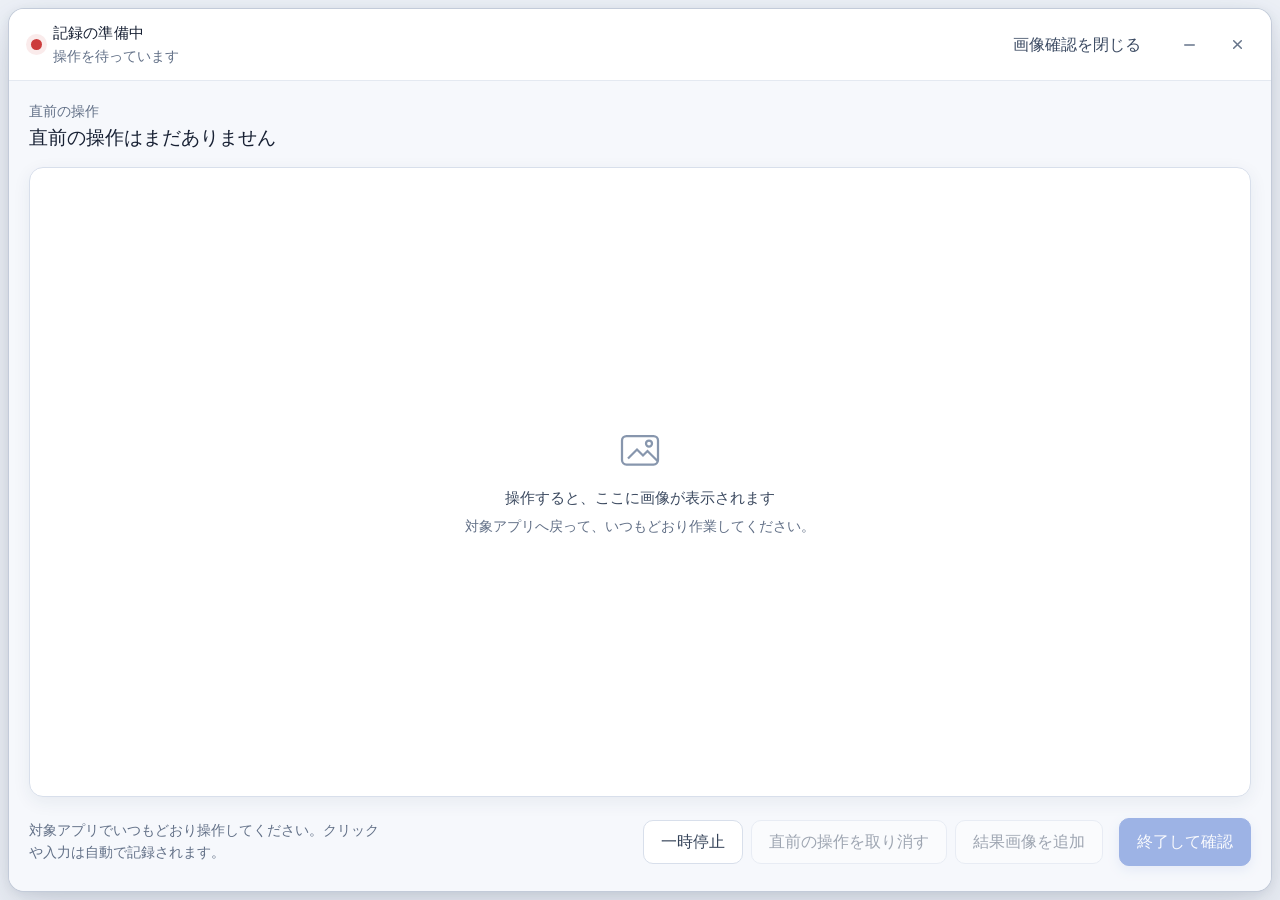
<file: src/RecorderCompanion/web/index.html>
<!doctype html>
<html lang="ja">
<head>
  <meta charset="utf-8">
  <meta name="viewport" content="width=device-width, initial-scale=1">
  <meta name="color-scheme" content="light">
  <title>ManualBuilder Recorder</title>
  <link rel="stylesheet" href="styles.css">
</head>
<body>
  <div class="app-shell" id="app-shell">
    <header class="titlebar" id="drag-region">
      <div class="recording-summary">
        <span class="status-dot" id="status-dot" aria-hidden="true"></span>
        <div class="status-copy">
          <strong id="state-label" role="status" aria-live="polite">記録の準備中</strong>
          <span id="count-label">操作を待っています</span>
        </div>
      </div>
      <div class="titlebar-actions">
        <button class="quiet-button return-button" id="compact-button" type="button">画像確認を閉じる</button>
        <button class="window-button" id="minimize-button" type="button" aria-label="最小化">
          <svg viewBox="0 0 20 20" aria-hidden="true"><path d="M5 10.5h10"/></svg>
        </button>
        <button class="window-button close-button" id="close-button" type="button" aria-label="閉じる">
          <svg viewBox="0 0 20 20" aria-hidden="true"><path d="m6 6 8 8m0-8-8 8"/></svg>
        </button>
      </div>
    </header>

    <main class="monitor" id="monitor">
      <section class="context-row" aria-labelledby="target-heading">
        <div>
          <span class="eyebrow" id="target-heading">直前の操作</span>
          <h1 id="target-label">直前の操作はまだありません</h1>
        </div>
        <div class="view-switcher">
          <button class="view-button" id="compare-button" type="button" aria-pressed="false" hidden>結果画像も見る</button>
        </div>
      </section>

      <section class="preview-stage" id="preview-stage" aria-label="直前の操作画像">
        <div class="empty-preview" id="empty-preview">
          <svg viewBox="0 0 32 32" aria-hidden="true"><rect x="4" y="6" width="24" height="19" rx="3"/><path d="m8 21 6-6 4 4 3-3 7 7"/><circle cx="22" cy="11" r="2"/></svg>
          <strong>操作すると、ここに画像が表示されます</strong>
          <span>対象アプリへ戻って、いつもどおり作業してください。</span>
        </div>
        <figure class="preview-card before-card" id="before-card" hidden>
          <figcaption>操作した場所</figcaption>
          <img id="before-image" alt="直前に操作した場所の画面">
        </figure>
        <figure class="preview-card after-card" id="after-card" hidden>
          <figcaption>操作後の結果</figcaption>
          <img id="after-image" alt="直前の操作後の結果画面">
        </figure>
      </section>

      <footer class="commandbar">
        <p class="help-text" id="help-text" role="status" aria-live="polite">対象アプリでいつもどおり操作してください。クリックや入力は自動で記録されます。</p>
        <div class="command-actions">
          <button class="secondary-button" id="pause-button" type="button" aria-keyshortcuts="Control+Alt+Space">一時停止</button>
          <button class="secondary-button" id="undo-button" type="button" disabled>直前の操作を取り消す</button>
          <button class="secondary-button" id="result-button" type="button" disabled>結果画像を追加</button>
          <button class="primary-button" id="finish-button" type="button" aria-keyshortcuts="Control+Alt+Enter" disabled>終了して確認</button>
        </div>
      </footer>
    </main>

    <section class="compact-panel" id="compact-panel" aria-label="記録レシート" hidden>
      <div class="receipt-panel">
        <div class="compact-target">
          <span>記録レシート</span>
          <strong id="compact-target-label">操作を待っています</strong>
        </div>
        <p class="shortcut-guide" id="shortcut-guide">Ctrl+Alt+Space：開始・一時停止・再開<br>Ctrl+Alt+Enter：終了確認</p>
        <ol class="receipt-list" id="receipt-list" aria-label="最近記録した操作">
          <li class="receipt-empty">操作すると、ここに直前の操作が表示されます</li>
        </ol>
      </div>
      <div class="compact-actions" aria-label="記録の操作">
        <button class="icon-text-button" id="compact-pause-button" type="button" aria-keyshortcuts="Control+Alt+Space">一時停止</button>
        <button class="icon-text-button" id="compact-undo-button" type="button" disabled>直前を取り消す</button>
        <button class="primary-button" id="compact-finish-button" type="button" aria-keyshortcuts="Control+Alt+Enter" disabled>終了して確認</button>
        <button class="quiet-button" id="expand-button" type="button">直前画像を確認</button>
      </div>
    </section>
  </div>

  <dialog class="modal" id="close-confirm" aria-labelledby="close-title" aria-describedby="close-description">
    <section>
      <div class="modal-icon" aria-hidden="true">?</div>
      <h2 id="close-title">記録を終了しますか？</h2>
      <p id="close-description">終了すると、ManualBuilderで記録した操作を確認できます。</p>
      <div class="modal-actions">
        <button class="secondary-button" id="cancel-close-button" type="button">記録を続ける</button>
        <button class="primary-button" id="confirm-close-button" type="button">記録を終了する</button>
      </div>
    </section>
  </dialog>

  <script>
    window.addEventListener('error', function (event) {
      window.chrome && window.chrome.webview && window.chrome.webview.postMessage(JSON.stringify({
        type: 'client-error', message: event.message || 'JavaScript error', line: String(event.lineno || '')
      }));
    });
  </script>
  <script src="app.js"></script>
</body>
</html>
</file>
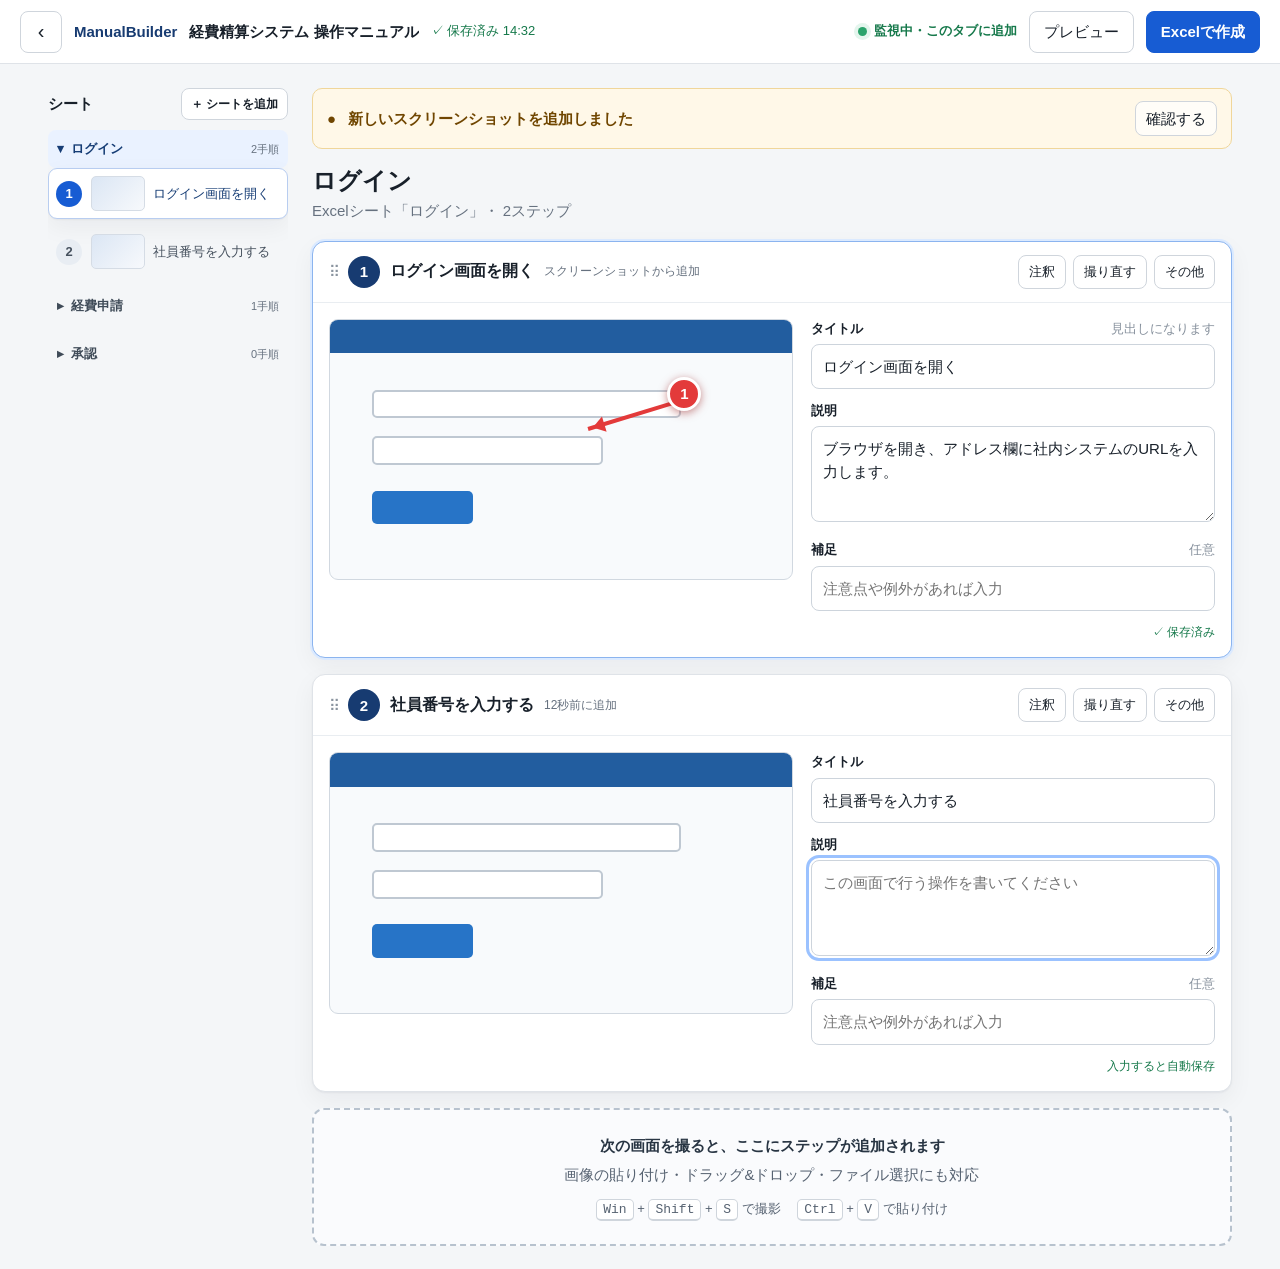
<file: docs/uiux-preview.html>
<!doctype html>
<html lang="ja">
<head>
  <meta charset="utf-8">
  <meta name="viewport" content="width=device-width,initial-scale=1">
  <title>ManualBuilder UI/UX Preview</title>
  <style>
    :root {
      --bg:#f4f6f8; --panel:#fff; --line:#dfe3e8; --ink:#18202a; --muted:#66717f;
      --blue:#175cd3; --blue-soft:#edf4ff; --green:#16794b; --yellow:#a15c00;
      --shadow:0 1px 2px rgba(18,28,45,.05),0 8px 24px rgba(18,28,45,.05);
    }
    *{box-sizing:border-box}
    body{margin:0;background:var(--bg);color:var(--ink);font:15px/1.55 "BIZ UDPGothic","BIZ UDPゴシック","Meiryo","Yu Gothic UI",sans-serif}
    button,input,textarea{font:inherit}
    button{min-height:42px;border:1px solid #cfd5dc;border-radius:8px;background:#fff;color:var(--ink);padding:8px 14px;cursor:pointer}
    button:hover{background:#f7f9fb} button:focus-visible,input:focus-visible,textarea:focus-visible{outline:3px solid #9bc2ff;outline-offset:2px}
    .primary{background:var(--blue);border-color:var(--blue);color:#fff;font-weight:700}.primary:hover{background:#124eaf}
    .appbar{height:64px;background:#fff;border-bottom:1px solid var(--line);display:flex;align-items:center;gap:12px;padding:0 20px;position:sticky;top:0;z-index:5}
    .back{width:42px;padding:0;font-size:20px}.brand{font-weight:800;color:#173b71}.docname{min-width:0;font-weight:700;white-space:nowrap;overflow:hidden;text-overflow:ellipsis}
    .save{font-size:13px;color:var(--green)}.spacer{flex:1}.watch{display:flex;align-items:center;gap:7px;color:var(--green);font-size:13px;font-weight:700}
    .dot{width:9px;height:9px;border-radius:99px;background:#2aa36b;box-shadow:0 0 0 4px #e4f5ed}
    .layout{display:grid;grid-template-columns:240px minmax(0,920px);justify-content:center;gap:24px;padding:24px}
    aside{position:sticky;top:88px;align-self:start;max-height:calc(100vh - 112px);overflow:auto}
    .side-title{display:flex;align-items:center;justify-content:space-between;margin:0 0 10px;font-weight:800}
    .side-title button{min-height:32px;padding:4px 9px;font-size:12px}.sheet{margin-bottom:10px}.sheet-head{display:flex;align-items:center;gap:7px;padding:9px;border-radius:8px;font-size:13px;font-weight:800;color:#3f4b58}.sheet-head.active{background:#eaf2ff;color:#163d75}.sheet-head .sheet-count{margin-left:auto;color:var(--muted);font-size:11px;font-weight:500}
    .count{font-size:12px;color:var(--muted);font-weight:500}
    .outline{list-style:none;margin:0;padding:0;display:grid;gap:7px}
    .outline li{display:grid;grid-template-columns:27px 54px minmax(0,1fr);gap:8px;align-items:center;padding:7px;border:1px solid transparent;border-radius:9px;color:#46515e;font-size:13px}
    .outline li.active{background:#fff;border-color:#b8cdf0;box-shadow:var(--shadow);color:#163d75}
    .outline .num{width:26px;height:26px;border-radius:99px;background:#e8edf3;display:grid;place-items:center;font-weight:800}
    .outline li.active .num{background:var(--blue);color:#fff}.mini{height:35px;border-radius:5px;background:linear-gradient(135deg,#dbe6f4,#f7f9fc);border:1px solid #d5dce5}
    .olabel{white-space:nowrap;overflow:hidden;text-overflow:ellipsis}
    main{min-width:0}.notice{display:flex;align-items:center;gap:12px;background:#fff8e8;border:1px solid #f0d69a;border-radius:10px;padding:12px 14px;margin-bottom:16px;color:#704600}
    .notice strong{margin-right:auto}.notice button{min-height:34px;padding:5px 10px;background:#fffdf8}
    .hero{display:flex;align-items:end;gap:16px;margin:6px 0 18px}.hero h1{font-size:24px;line-height:1.3;margin:0}.hero p{margin:3px 0 0;color:var(--muted)}
    .step{background:var(--panel);border:1px solid var(--line);border-radius:13px;margin-bottom:16px;box-shadow:var(--shadow);overflow:hidden}
    .step.selected{border-color:#8bb4ef;box-shadow:0 0 0 2px #dbeaff,var(--shadow)}
    .step-head{display:flex;align-items:center;gap:10px;padding:13px 16px;border-bottom:1px solid #e9edf1}
    .step-no{width:32px;height:32px;border-radius:99px;background:#173b71;color:#fff;display:grid;place-items:center;font-weight:800}.drag{color:#8a949f;letter-spacing:-2px}
    .step-head strong{font-size:16px}.source{color:var(--muted);font-size:12px}.tools{margin-left:auto;display:flex;gap:7px}.tools button{min-height:34px;padding:5px 10px;font-size:13px}
    .step-body{display:grid;grid-template-columns:minmax(300px,1.15fr) minmax(300px,1fr);gap:18px;padding:16px}
    .shot{aspect-ratio:16/9;border:1px solid #d1d8e0;border-radius:9px;background:#f8fafc;overflow:hidden;position:relative}
    .fakebar{height:13%;background:#225d9f}.fakebox{position:absolute;left:9%;top:27%;width:67%;height:11%;border:2px solid #bfc8d2;border-radius:5px;background:#fff}
    .fakebox.b{top:45%;width:50%}.fakebutton{position:absolute;left:9%;top:66%;width:22%;height:13%;border-radius:5px;background:#2774c7}
    .marker{position:absolute;left:73%;top:22%;width:34px;height:34px;border-radius:99px;background:#e33a3a;border:3px solid #fff;color:#fff;display:grid;place-items:center;font-weight:900;box-shadow:0 2px 8px #9228}
    .arrow{position:absolute;left:55%;top:31%;width:20%;height:4px;background:#e33a3a;transform:rotate(-17deg);transform-origin:right}.arrow:before{content:"";position:absolute;left:-3px;top:-6px;border:8px solid transparent;border-right:12px solid #e33a3a}
    .fields{display:grid;gap:12px}.field label{display:flex;justify-content:space-between;font-size:13px;font-weight:700;margin-bottom:5px}.hint{font-weight:400;color:#87919d}
    input,textarea{width:100%;border:1px solid #cdd4dc;border-radius:8px;background:#fff;padding:10px 11px;color:var(--ink)}
    textarea{min-height:96px;resize:vertical}.autosave{text-align:right;color:var(--green);font-size:12px}
    .empty-add{border:2px dashed #b7c2ce;border-radius:12px;background:#fafbfd;text-align:center;padding:24px;color:#566271}
    .empty-add strong{display:block;color:#283543;margin-bottom:6px}.shortcuts{font-size:13px;margin-top:12px}.shortcuts kbd{border:1px solid #cfd5dc;border-bottom-width:2px;border-radius:5px;background:#fff;padding:2px 6px}
    .fab{display:none}.modal{position:fixed;inset:0;background:#17202c88;display:none;place-items:center;padding:20px;z-index:10}.modal.open{display:grid}
    .dialog{width:min(560px,100%);background:#fff;border-radius:14px;box-shadow:0 24px 70px #10182855;padding:22px}
    .dialog h2{margin:0 0 4px}.dialog>p{margin:0 0 18px;color:var(--muted)}
    .formats{display:grid;grid-template-columns:repeat(2,1fr);gap:12px}.format{border:2px solid #d9dfe6;border-radius:10px;padding:14px;cursor:pointer}.format.chosen{border-color:var(--blue);background:var(--blue-soft)}
    .format strong{display:block}.format span{font-size:13px;color:var(--muted)}.dialog-actions{display:flex;justify-content:flex-end;gap:9px;margin-top:20px}
    @media(max-width:900px){.layout{grid-template-columns:1fr;padding:16px}aside{display:none}.step-body{grid-template-columns:1fr}.watch span:last-child{display:none}.docname{max-width:220px}}
    @media(max-width:640px){.appbar{padding:0 10px}.brand,.save,.preview{display:none}.hero h1{font-size:20px}.tools button:not(:first-child){display:none}.step-body{padding:12px}.formats{grid-template-columns:1fr}}
  </style>
</head>
<body>
  <header class="appbar">
    <button class="back" aria-label="プロジェクト一覧へ">‹</button>
    <span class="brand">ManualBuilder</span>
    <span class="docname">経費精算システム 操作マニュアル</span>
    <span class="save">✓ 保存済み 14:32</span>
    <span class="spacer"></span>
    <span class="watch" title="このタブが撮影対象です"><span class="dot"></span><span>監視中・このタブに追加</span></span>
    <button class="preview">プレビュー</button>
    <button class="primary" id="openExport">Excelで作成</button>
  </header>

  <div class="layout">
    <aside aria-label="ステップ一覧">
      <div class="side-title">シート <button>＋ シートを追加</button></div>
      <div class="sheet">
        <div class="sheet-head active"><span>▾</span><span>ログイン</span><span class="sheet-count">2手順</span></div>
        <ol class="outline">
          <li class="active"><span class="num">1</span><span class="mini"></span><span class="olabel">ログイン画面を開く</span></li>
          <li><span class="num">2</span><span class="mini"></span><span class="olabel">社員番号を入力する</span></li>
        </ol>
      </div>
      <div class="sheet">
        <div class="sheet-head"><span>▸</span><span>経費申請</span><span class="sheet-count">1手順</span></div>
      </div>
      <div class="sheet">
        <div class="sheet-head"><span>▸</span><span>承認</span><span class="sheet-count">0手順</span></div>
      </div>
    </aside>

    <main>
      <div class="notice" id="notice"><span>●</span><strong>新しいスクリーンショットを追加しました</strong><button onclick="document.getElementById('step2').scrollIntoView({behavior:'smooth'});this.parentElement.remove()">確認する</button></div>
      <div class="hero"><div><h1>ログイン</h1><p>Excelシート「ログイン」・ 2ステップ</p></div></div>

      <article class="step selected">
        <div class="step-head"><span class="drag" aria-hidden="true">⠿</span><span class="step-no">1</span><strong>ログイン画面を開く</strong><span class="source">スクリーンショットから追加</span>
          <div class="tools"><button>注釈</button><button>撮り直す</button><button>その他</button></div>
        </div>
        <div class="step-body">
          <div class="shot" role="img" aria-label="ログイン画面。URL入力欄を矢印と番号1で示しています"><div class="fakebar"></div><div class="fakebox"></div><div class="fakebox b"></div><div class="fakebutton"></div><div class="arrow"></div><div class="marker">1</div></div>
          <div class="fields">
            <div class="field"><label for="title1">タイトル <span class="hint">見出しになります</span></label><input id="title1" value="ログイン画面を開く"></div>
            <div class="field"><label for="body1">説明</label><textarea id="body1">ブラウザを開き、アドレス欄に社内システムのURLを入力します。</textarea></div>
            <div class="field"><label for="note1">補足 <span class="hint">任意</span></label><input id="note1" placeholder="注意点や例外があれば入力"></div>
            <div class="autosave">✓ 保存済み</div>
          </div>
        </div>
      </article>

      <article class="step" id="step2">
        <div class="step-head"><span class="drag" aria-hidden="true">⠿</span><span class="step-no">2</span><strong>社員番号を入力する</strong><span class="source">12秒前に追加</span>
          <div class="tools"><button>注釈</button><button>撮り直す</button><button>その他</button></div>
        </div>
        <div class="step-body">
          <div class="shot" role="img" aria-label="社員番号入力画面"><div class="fakebar"></div><div class="fakebox"></div><div class="fakebox b"></div><div class="fakebutton"></div></div>
          <div class="fields">
            <div class="field"><label for="title2">タイトル</label><input id="title2" value="社員番号を入力する"></div>
            <div class="field"><label for="body2">説明</label><textarea id="body2" autofocus placeholder="この画面で行う操作を書いてください"></textarea></div>
            <div class="field"><label for="note2">補足 <span class="hint">任意</span></label><input id="note2" placeholder="注意点や例外があれば入力"></div>
            <div class="autosave">入力すると自動保存</div>
          </div>
        </div>
      </article>

      <div class="empty-add">
        <strong>次の画面を撮ると、ここにステップが追加されます</strong>
        <span>画像の貼り付け・ドラッグ&ドロップ・ファイル選択にも対応</span>
        <div class="shortcuts"><kbd>Win</kbd> + <kbd>Shift</kbd> + <kbd>S</kbd> で撮影　 <kbd>Ctrl</kbd> + <kbd>V</kbd> で貼り付け</div>
      </div>
    </main>
  </div>

  <div class="modal" id="exportModal" role="dialog" aria-modal="true" aria-labelledby="exportTitle">
    <div class="dialog">
      <h2 id="exportTitle">マニュアルを作成</h2>
      <p>Excelを推奨します。アプリのシートがExcelのワークシートになります。</p>
      <div class="formats">
        <div class="format chosen" tabindex="0"><strong>Excel（推奨）</strong><span>部内で見やすく、あとから追記・修正できます</span></div>
        <div class="format" tabindex="0"><strong>Word</strong><span>Word形式が必要な場合の縦長文書です</span></div>
      </div>
      <div class="dialog-actions"><button id="closeExport">キャンセル</button><button>プレビュー</button><button class="primary">作成する</button></div>
    </div>
  </div>

  <script>
    const modal=document.getElementById('exportModal');
    document.getElementById('openExport').onclick=()=>modal.classList.add('open');
    document.getElementById('closeExport').onclick=()=>modal.classList.remove('open');
    modal.addEventListener('click',e=>{if(e.target===modal)modal.classList.remove('open')});
    document.querySelectorAll('.format').forEach(x=>x.addEventListener('click',()=>{
      document.querySelectorAll('.format').forEach(y=>y.classList.remove('chosen'));x.classList.add('chosen');
    }));
  </script>
</body>
</html>
</file>
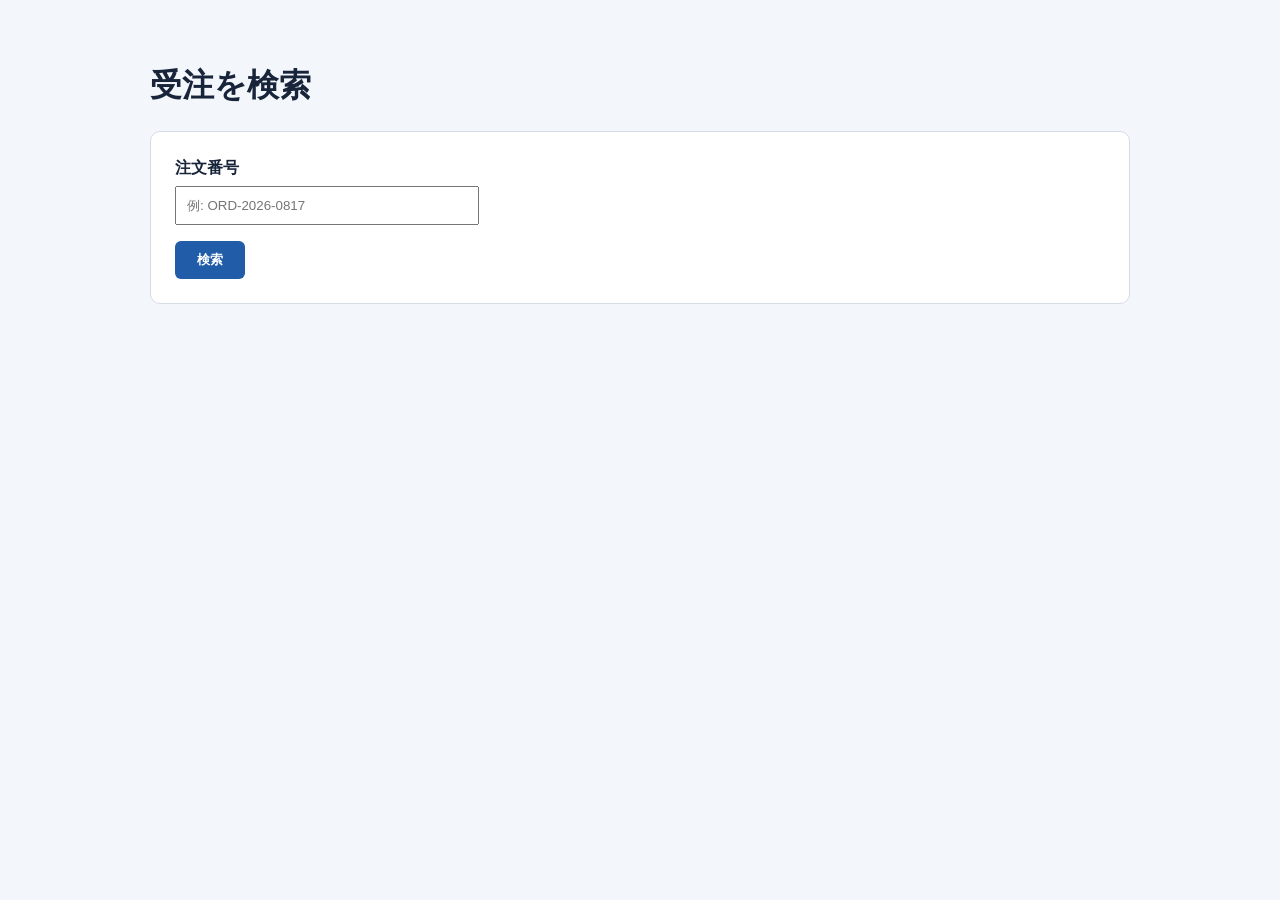
<file: tests/fixtures/recorder-delayed.html>
<!doctype html>
<html lang="ja">
<head>
  <meta charset="utf-8">
  <title>受注検索 - ManualBuilder Recorder Smoke</title>
  <style>
    body { margin: 0; background: #f3f6fa; color: #17243a; font: 16px/1.5 "Yu Gothic UI", sans-serif; }
    main { width: 980px; margin: 0 auto; padding: 40px; }
    section { margin-top: 22px; padding: 24px; border: 1px solid #d5dce8; border-radius: 10px; background: white; }
    label { display: grid; gap: 6px; font-weight: 700; }
    input { width: 280px; padding: 10px; }
    button { margin-top: 16px; padding: 10px 22px; color: white; border: 0; border-radius: 6px; background: #205ca8; font-weight: 700; }
    .loading { display: grid; min-height: 180px; place-items: center; color: #5e6c82; }
    [hidden] { display: none !important; }
  </style>
</head>
<body>
<main>
  <h1>受注を検索</h1>
  <section id="search-panel">
    <label>注文番号<input id="order-id" placeholder="例: ORD-2026-0817"></label>
    <button id="search">検索</button>
  </section>
  <section id="loading" class="loading" hidden>検索結果を読み込み中…</section>
  <section id="result" hidden>
    <strong>ORD-2026-0817 / C-1042 山田商事</strong><br>
    状態: 処理中 / 合計: ¥1,550<br>
    <button id="detail">詳細を表示</button>
  </section>
  <section id="detail-panel" hidden>
    <strong>受注詳細 ORD-2026-0817</strong>
    <p>納品予定日: 2026年8月12日</p>
    <button id="back">一覧へ戻る</button>
  </section>
</main>
<script>
  const normalTitle = document.title;
  const searchPanel = document.getElementById('search-panel');
  const loading = document.getElementById('loading');
  const result = document.getElementById('result');
  const detailPanel = document.getElementById('detail-panel');
  document.getElementById('search').addEventListener('click', () => {
    document.title = '読み込み中 - Microsoft Edge';
    loading.hidden = false;
    result.hidden = true;
    setTimeout(() => {
      loading.hidden = true;
      result.hidden = false;
      document.title = normalTitle;
    }, 1100);
  });
  document.getElementById('detail').addEventListener('click', () => {
    document.title = '詳細を読み込み中 - Microsoft Edge';
    loading.hidden = false;
    result.hidden = true;
    setTimeout(() => {
      loading.hidden = true;
      detailPanel.hidden = false;
      searchPanel.hidden = true;
      document.title = normalTitle;
    }, 900);
  });
  document.getElementById('back').addEventListener('click', () => {
    detailPanel.hidden = true;
    searchPanel.hidden = false;
    result.hidden = false;
  });
</script>
</body>
</html>
</file>
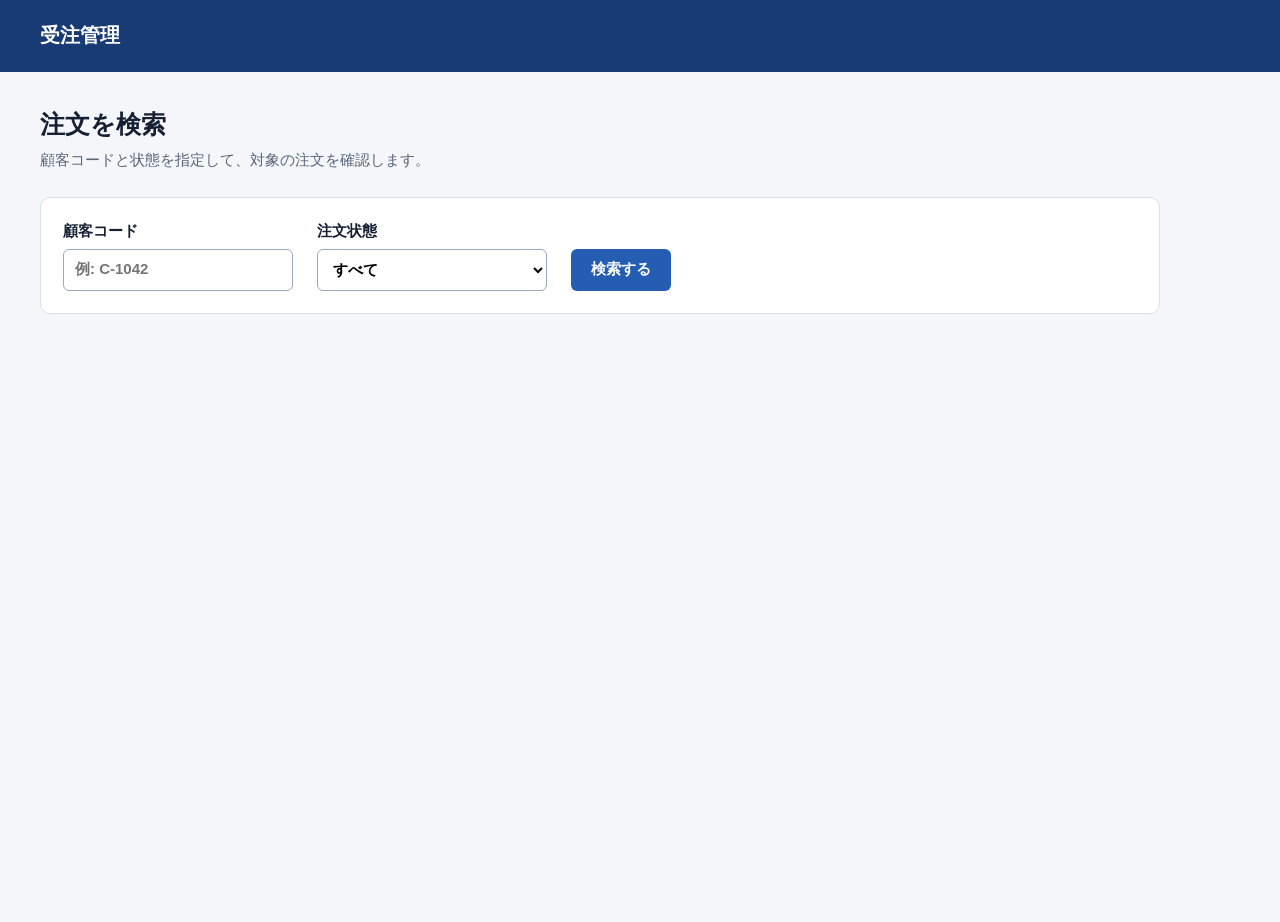
<file: tests/fixtures/recorder-realistic.html>
<!doctype html>
<html lang="ja">
<head>
  <meta charset="utf-8">
  <title>ManualBuilder Recorder Smoke</title>
  <style>
    * { box-sizing: border-box; }
    body { margin: 0; color: #172033; background: #f4f6f9; font: 15px/1.5 "Yu Gothic UI", sans-serif; }
    header { height: 72px; padding: 20px 40px; color: white; background: #173b72; }
    header strong { font-size: 20px; }
    main { position: relative; width: min(1200px, 100%); min-height: 850px; padding: 34px 40px; }
    h1 { margin: 0; font-size: 25px; }
    .hint { margin: 5px 0 0; color: #596579; }
    .filters { display: flex; gap: 24px; align-items: end; margin-top: 26px; padding: 22px; background: white; border: 1px solid #d9dfeb; border-radius: 10px; }
    label { display: grid; gap: 6px; font-weight: 700; }
    input, select, button { min-height: 42px; border-radius: 6px; font: inherit; }
    input, select { width: 230px; padding: 8px 11px; border: 1px solid #9ca9bc; background: white; }
    button { padding: 8px 20px; border: 0; color: white; background: #245db2; font-weight: 700; cursor: pointer; }
    button:hover { background: #174b99; }
    .results, .detail { margin-top: 24px; padding: 20px 22px; background: white; border: 1px solid #d9dfeb; border-radius: 10px; }
    table { width: 100%; border-collapse: collapse; }
    th, td { padding: 13px 15px; border-bottom: 1px solid #e1e5ec; text-align: left; }
    th { color: #526075; background: #f6f8fb; }
    td:last-child { width: 180px; text-align: right; }
    .detail { border-left: 5px solid #2f69bd; }
    .detail dl { display: grid; grid-template-columns: 140px 1fr; gap: 8px 16px; margin: 12px 0 0; }
    .detail dt { color: #5c687a; font-weight: 700; }
    .detail dd { margin: 0; }
    [hidden] { display: none !important; }
  </style>
</head>
<body>
  <header><strong>受注管理</strong></header>
  <main>
    <h1>注文を検索</h1>
    <p class="hint">顧客コードと状態を指定して、対象の注文を確認します。</p>
    <section class="filters" aria-label="検索条件">
      <label>顧客コード<input id="customer-code" type="text" autocomplete="off" placeholder="例: C-1042"></label>
      <label>注文状態<select id="order-status"><option>すべて</option><option>処理中</option><option>完了</option></select></label>
      <button id="search-button" type="button">検索する</button>
    </section>
    <section id="results" class="results" hidden aria-live="polite">
      <table>
        <thead><tr><th>注文番号</th><th>顧客</th><th>状態</th><th>合計</th><th>操作</th></tr></thead>
        <tbody><tr><td>ORD-2026-0817</td><td>C-1042 山田商事</td><td>処理中</td><td>¥1,550</td><td><button id="detail-button" type="button">詳細を表示</button></td></tr></tbody>
      </table>
    </section>
    <section id="detail" class="detail" hidden tabindex="-1">
      <strong>注文詳細 ORD-2026-0817</strong>
      <dl><dt>納品予定日</dt><dd>2026年8月12日</dd><dt>担当者</dt><dd>佐藤</dd><dt>備考</dt><dd>内容を確認後、Excelの集計表へ転記します。</dd></dl>
    </section>
  </main>
  <script>
    document.getElementById('search-button').addEventListener('click', () => {
      document.getElementById('results').hidden = false;
    });
    document.getElementById('detail-button').addEventListener('click', () => {
      const detail = document.getElementById('detail');
      detail.hidden = false;
      detail.focus();
    });
  </script>
</body>
</html>
</file>
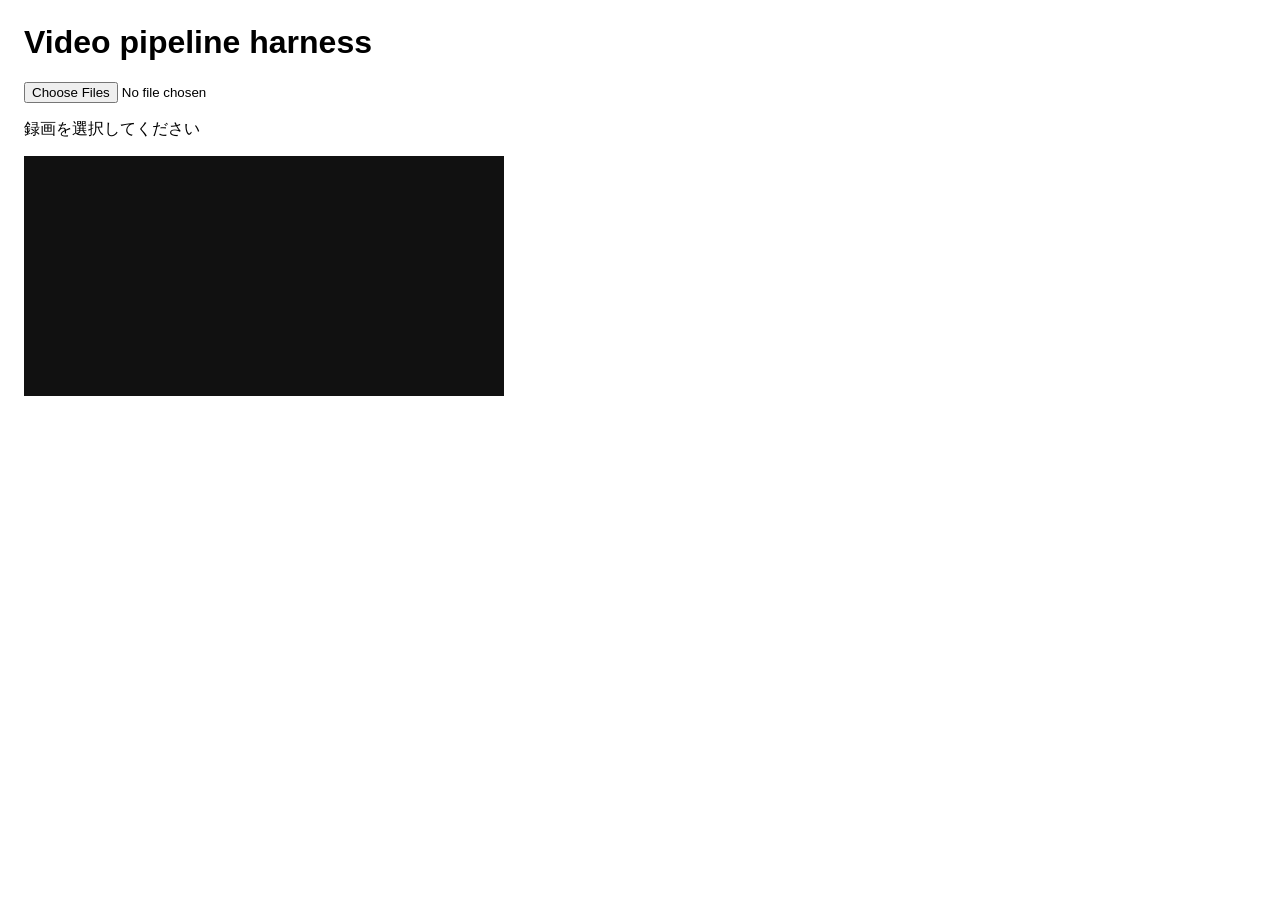
<file: tools/evals/video-pipeline-harness.html>
<!doctype html>
<html lang="ja">
<meta charset="utf-8">
<title>ManualBuilder video pipeline harness</title>
<style>
  body { font-family: sans-serif; margin: 24px; }
  video { width: 480px; max-height: 300px; background: #111; display: block; margin: 12px 0; }
  pre { white-space: pre-wrap; }
</style>
<h1>Video pipeline harness</h1>
<input id="files" type="file" accept="video/*" multiple>
<p id="status">録画を選択してください</p>
<video id="player" muted playsinline></video>
<pre id="result"></pre>
<script src="../../web/assets/js/video-scenes.js"></script>
<script>
  const input = document.querySelector('#files');
  const status = document.querySelector('#status');
  const player = document.querySelector('#player');
  const result = document.querySelector('#result');
  const loadVideo = (file) => new Promise((resolve, reject) => {
    const url = URL.createObjectURL(file);
    player.src = url;
    player.onloadedmetadata = () => resolve(url);
    player.onerror = () => reject(new Error(`動画を読めません: ${file.name}`));
  });
  input.addEventListener('change', async () => {
    const outputs = [];
    try {
      for (const file of [...input.files]) {
        status.textContent = `${file.name} を解析しています`;
        const url = await loadVideo(file);
        try {
          const extracted = await window.MbVideoScenes.extractScenes(player, {
            maxEdge: 1280,
            quality: 0.9,
            onProgress: ({ message, percent }) => { status.textContent = `${file.name}: ${message} ${percent}%`; }
          });
          outputs.push({
            file: file.name,
            samples: extracted.samples,
            scenes: extracted.scenes.map(({ index, timeMs, stillMs, operationRect, operationCandidates }) => ({
              index, timeMs, stillMs, operationRect, operationCandidates
            }))
          });
        } finally {
          URL.revokeObjectURL(url);
        }
      }
      result.textContent = JSON.stringify(outputs, null, 2);
      status.textContent = `完了: ${outputs.length}本`;
      document.title = `DONE ${outputs.length}`;
    } catch (error) {
      status.textContent = error.message || String(error);
      document.title = 'ERROR';
    }
  });
</script>
</html>
</file>
<file: src/RecorderCompanion/web/styles.css>
:root {
  font-family: "BIZ UDPゴシック", sans-serif;
  color: #172033;
  background: transparent;
  font-synthesis: none;
  --surface: #ffffff;
  --surface-subtle: #f6f8fc;
  --surface-hover: #edf3ff;
  --border: #d8dfeb;
  --border-strong: #bdc8d8;
  --text: #172033;
  --muted: #627087;
  --primary: #315fca;
  --primary-hover: #244fae;
  --primary-soft: #edf3ff;
  --danger: #be2f36;
  --shadow: 0 18px 48px rgba(32, 46, 76, .16), 0 2px 10px rgba(32, 46, 76, .08);
}

* { box-sizing: border-box; }

html,
body {
  width: 100%;
  height: 100%;
  margin: 0;
  overflow: hidden;
}

body {
  padding: 8px;
  background: #edf1f7;
  color: var(--text);
  font-size: 16px;
  line-height: 1.5;
  -webkit-font-smoothing: antialiased;
}

button {
  min-width: 44px;
  min-height: 44px;
  border: 1px solid transparent;
  border-radius: 10px;
  padding: 0 17px;
  font: inherit;
  font-weight: 600;
  line-height: 1;
  cursor: pointer;
  transition: background-color 130ms ease, border-color 130ms ease, color 130ms ease, box-shadow 130ms ease, transform 80ms ease;
}

button:hover:not(:disabled) { transform: translateY(-1px); }
button:active:not(:disabled) { transform: translateY(0); }
button:focus-visible { outline: 3px solid rgba(49, 95, 202, .25); outline-offset: 2px; }
button:disabled { cursor: default; opacity: .45; }

.app-shell {
  height: 100%;
  display: grid;
  grid-template-rows: 72px minmax(0, 1fr);
  overflow: hidden;
  border: 1px solid rgba(172, 184, 203, .72);
  border-radius: 16px;
  background: var(--surface);
  box-shadow: var(--shadow);
}

.titlebar {
  display: flex;
  align-items: center;
  justify-content: space-between;
  gap: 16px;
  padding: 0 12px 0 22px;
  border-bottom: 1px solid #e4e9f1;
  background: rgba(255, 255, 255, .96);
  user-select: none;
}

.recording-summary,
.titlebar-actions,
.command-actions,
.compact-actions,
.modal-actions { display: flex; align-items: center; }

.recording-summary { min-width: 0; gap: 11px; }

.status-dot {
  width: 11px;
  height: 11px;
  flex: 0 0 auto;
  border-radius: 50%;
  background: #cc3c3c;
  box-shadow: 0 0 0 5px rgba(204, 60, 60, .1);
}

.status-dot.paused { background: #d69721; box-shadow: 0 0 0 5px rgba(214, 151, 33, .12); }
.status-dot.ready { background: #547099; box-shadow: 0 0 0 5px rgba(84, 112, 153, .12); }
.status-dot.completed { background: #258557; box-shadow: 0 0 0 5px rgba(37, 133, 87, .12); }
.status-dot.failed { background: #be2f36; box-shadow: 0 0 0 5px rgba(190, 47, 54, .12); }

.status-copy { min-width: 0; display: grid; gap: 2px; }
.status-copy strong { font-size: 15px; letter-spacing: .01em; }
.status-copy span { overflow: hidden; color: var(--muted); font-size: 14px; text-overflow: ellipsis; white-space: nowrap; }
.titlebar-actions { gap: 4px; }

.window-button {
  width: 44px;
  min-height: 44px;
  padding: 0;
  display: grid;
  place-items: center;
  border-radius: 9px;
  color: #66748a;
  background: transparent;
}

.window-button svg { width: 19px; height: 19px; fill: none; stroke: currentColor; stroke-width: 1.6; stroke-linecap: round; }
.window-button:hover { background: #eff2f7; }
.close-button:hover { color: #fff; background: #c83b43; }

.quiet-button { color: #3b4a62; border-color: transparent; background: transparent; }
.quiet-button:hover:not(:disabled) { background: #eff3f8; }
.return-button { margin-right: 4px; }
.secondary-button,
.icon-text-button { color: #344258; border-color: var(--border); background: #fff; }
.secondary-button:hover:not(:disabled),
.icon-text-button:hover:not(:disabled) { color: #244a9d; border-color: #a9bce0; background: #f7f9fd; }
.primary-button { min-height: 48px; color: #fff; border-color: var(--primary); background: var(--primary); box-shadow: 0 4px 12px rgba(49, 95, 202, .2); }
.primary-button:hover:not(:disabled) { border-color: var(--primary-hover); background: var(--primary-hover); box-shadow: 0 6px 16px rgba(49, 95, 202, .24); }

.monitor {
  min-height: 0;
  padding: 20px;
  display: grid;
  grid-template-rows: auto minmax(0, 1fr) auto;
  gap: 16px;
  background: var(--surface-subtle);
}

.context-row { display: flex; align-items: end; justify-content: space-between; gap: 24px; }
.eyebrow { display: block; margin-bottom: 3px; color: var(--muted); font-size: 14px; font-weight: 600; }
.context-row h1 { max-width: 590px; margin: 0; overflow: hidden; font-size: 19px; line-height: 1.35; text-overflow: ellipsis; white-space: nowrap; }

.view-switcher {
  flex: 0 0 auto;
  display: block;
}

.view-button {
  min-height: 40px;
  padding: 0 16px;
  color: #344258;
  border: 1px solid var(--border);
  border-radius: 10px;
  background: #fff;
  font-weight: 600;
}

.view-button:hover:not(:disabled) { color: #244a9d; border-color: #a9bce0; background: #f7f9fd; }
.view-button[aria-pressed="true"] { color: #244d9f; border-color: #b9c8e6; background: var(--primary-soft); }

.preview-stage {
  min-height: 0;
  display: grid;
  grid-template-columns: minmax(0, 1fr);
  gap: 14px;
}

.preview-stage.compare { grid-template-columns: repeat(2, minmax(0, 1fr)); }

.preview-card,
.empty-preview {
  min-width: 0;
  min-height: 0;
  margin: 0;
  overflow: hidden;
  border: 1px solid var(--border);
  border-radius: 14px;
  background: #fff;
  box-shadow: 0 5px 18px rgba(35, 52, 81, .07);
}

.preview-card { position: relative; display: block; background: #f1f4f8; }
.preview-card[hidden] { display: none; }
.preview-card figcaption {
  position: absolute;
  top: 12px;
  left: 12px;
  z-index: 1;
  padding: 5px 9px;
  border: 1px solid rgba(205, 214, 227, .9);
  border-radius: 8px;
  color: #44536a;
  background: rgba(255, 255, 255, .92);
  box-shadow: 0 2px 8px rgba(35, 52, 81, .1);
  font-size: 14px;
  font-weight: 700;
}
.preview-stage:not(.compare) .preview-card figcaption { display: none; }
.preview-card img { width: 100%; height: 100%; min-height: 0; display: block; padding: 6px; object-fit: contain; }

.empty-preview {
  display: flex;
  flex-direction: column;
  align-items: center;
  justify-content: center;
  gap: 7px;
  color: var(--muted);
  text-align: center;
}

.empty-preview[hidden] { display: none; }
.empty-preview svg { width: 48px; height: 48px; margin-bottom: 5px; fill: none; stroke: #8796ad; stroke-width: 1.5; }
.empty-preview strong { color: #3c4a60; font-size: 15px; }
.empty-preview span { font-size: 14px; }

.commandbar {
  display: flex;
  align-items: center;
  justify-content: space-between;
  gap: 20px;
  min-height: 58px;
}

.help-text { max-width: 360px; margin: 0; color: var(--muted); font-size: 14px; line-height: 1.55; }
.command-actions { justify-content: flex-end; gap: 8px; }
.command-actions .primary-button { margin-left: 8px; }

.compact-panel { min-height: 0; padding: 8px 10px 10px; display: grid; grid-template-columns: minmax(0, 1fr) 218px; align-items: stretch; gap: 10px; background: var(--surface-subtle); }
.compact-panel[hidden] { display: none; }
.receipt-panel { min-width: 0; display: grid; gap: 5px; }
.compact-target { min-width: 0; display: grid; gap: 2px; }
.compact-target span { color: var(--muted); font-size: 14px; }
.compact-target strong { overflow: hidden; font-size: 16px; text-overflow: ellipsis; white-space: nowrap; }
.shortcut-guide { margin: 0; color: var(--muted); font-size: 14px; line-height: 1.2; white-space: pre-line; }
.receipt-list { min-width: 0; margin: 0; padding: 0; display: grid; gap: 5px; list-style: none; }
.receipt-list li { min-width: 0; min-height: 44px; padding: 5px 8px; display: grid; grid-template-columns: 24px minmax(0, 1fr) auto; align-items: center; gap: 8px; border: 1px solid #e0e6ef; border-radius: 8px; background: #fff; }
.receipt-list li > span { width: 23px; height: 23px; display: grid; place-items: center; border-radius: 50%; color: #315fca; background: var(--primary-soft); font-size: 11px; font-weight: 700; }
.receipt-list li strong { overflow: hidden; font-size: 14px; text-overflow: ellipsis; white-space: nowrap; }
.receipt-list li small { color: var(--muted); font-size: 14px; white-space: nowrap; }
.receipt-list .receipt-empty { display: flex; color: var(--muted); font-size: 14px; }
.compact-actions { min-width: 0; display: grid; grid-template-columns: repeat(2, minmax(0, 1fr)); align-content: center; gap: 6px; }
.compact-actions button { min-height: 44px; padding: 0 7px; font-size: 14px; }
.compact-actions .primary-button { margin: 0; }

.modal-backdrop {
  position: fixed;
  inset: 8px;
  z-index: 20;
  display: grid;
  place-items: center;
  border-radius: 16px;
  background: rgba(17, 27, 45, .38);
  backdrop-filter: blur(3px);
}

.modal-backdrop[hidden] { display: none; }
.modal { width: min(430px, calc(100% - 40px)); padding: 26px; border: 1px solid rgba(205, 214, 227, .9); border-radius: 16px; background: #fff; box-shadow: 0 24px 70px rgba(18, 29, 49, .24); }
.modal-icon { width: 38px; height: 38px; display: grid; place-items: center; border-radius: 50%; color: #315fca; background: var(--primary-soft); font-size: 18px; font-weight: 700; }
.modal h2 { margin: 15px 0 6px; font-size: 19px; }
.modal p { margin: 0; color: var(--muted); }
.modal-actions { justify-content: flex-end; gap: 8px; margin-top: 24px; }

body.is-compact { padding: 6px; }
body.is-compact .app-shell { grid-template-rows: 54px minmax(0, 1fr); border-radius: 13px; }
body.is-compact .titlebar { padding-left: 12px; }
body.is-compact .status-copy span { display: none; }
body.is-compact .return-button { display: none; }
body.is-compact .monitor { display: none; }
body.is-compact .compact-panel { display: grid; }
body.is-compact .window-button { min-height: 44px; width: 44px; }
body.is-compact .receipt-list li:not(:last-child) { display: none; }
body.is-compact .receipt-list li { min-height: 44px; }
body.is-compact .modal { max-height: calc(100vh - 20px); padding: 12px 16px; }
body.is-compact .modal-icon { display: none; }
body.is-compact .modal h2 { margin: 0 0 4px; font-size: 18px; }
body.is-compact .modal-actions { margin-top: 10px; }
body.is-compact .modal-actions button { min-height: 44px; }

@media (max-width: 700px) {
  .compact-panel { grid-template-columns: minmax(0, 1fr) 218px; }
}

@media (max-width: 830px) {
  .commandbar { align-items: stretch; flex-direction: column; gap: 10px; }
  .help-text { max-width: none; }
  .command-actions { display: grid; grid-template-columns: repeat(2, 1fr); }
  .command-actions .primary-button { margin-left: 0; }
  .context-row { align-items: stretch; flex-direction: column; gap: 10px; }
  .view-switcher { width: max-content; }
}

@media (prefers-reduced-motion: reduce) {
  * { transition: none !important; }
}

/* 終了確認はネイティブの <dialog>。背景の無効化とフォーカスの閉じ込めをブラウザーに任せる。 */
dialog.modal {
  position: fixed;
  inset: 0;
  margin: auto;
  padding: 26px;
  border: 1px solid rgba(205, 214, 227, .9);
  border-radius: 16px;
  background: #fff;
  box-shadow: 0 24px 70px rgba(18, 29, 49, .24);
}

dialog.modal::backdrop {
  background: rgba(18, 29, 49, .38);
}
</file>
